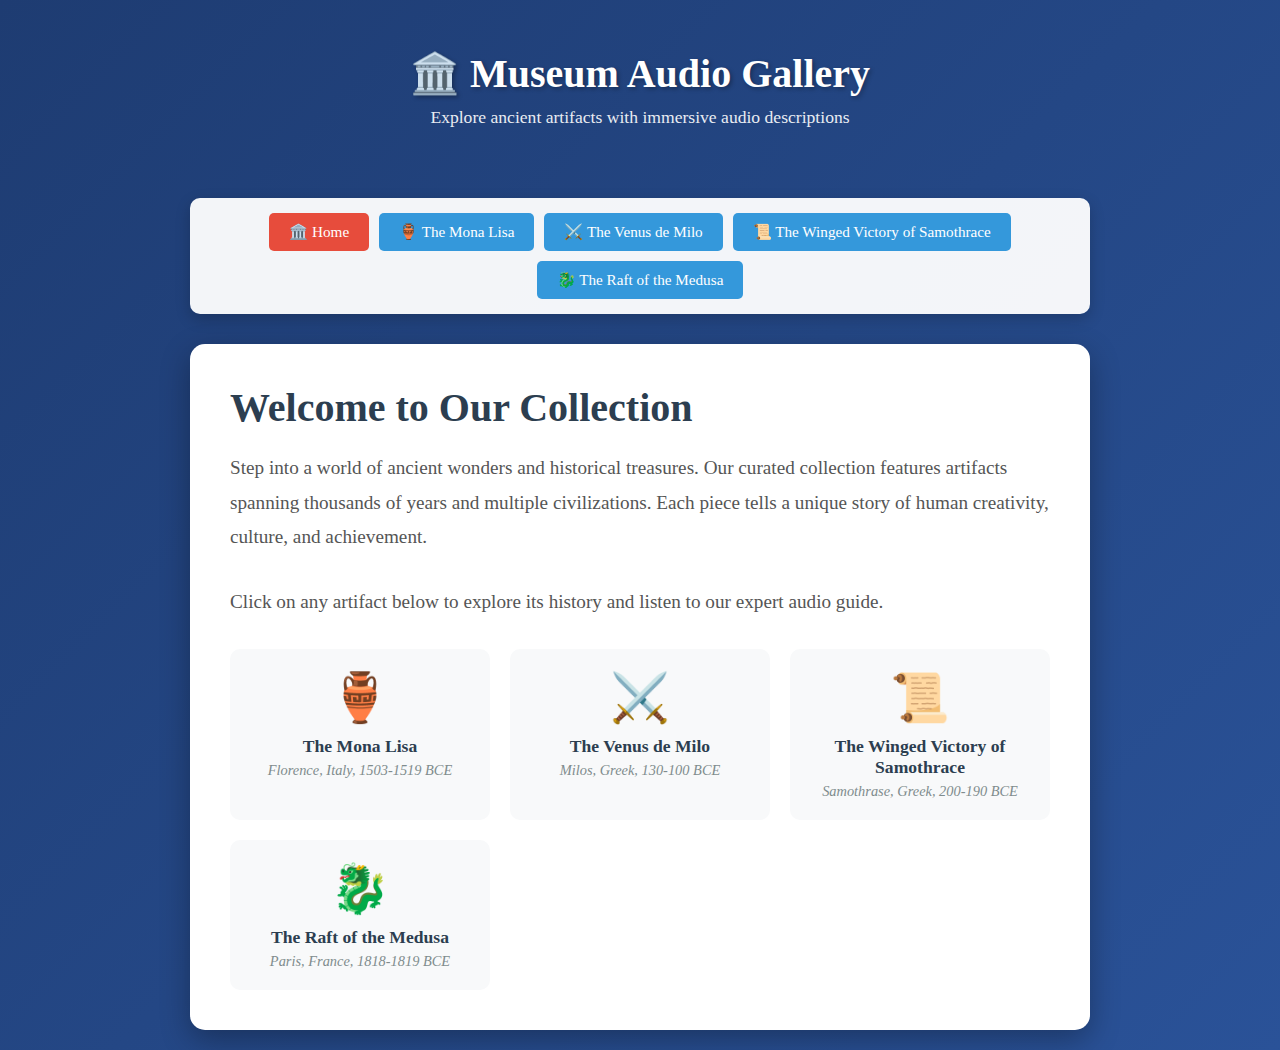
<file: index.html>
<!DOCTYPE html>
<html lang="en">
<head>
    <meta charset="UTF-8">
    <meta name="viewport" content="width=device-width, initial-scale=1.0">
    <title>Museum Audio Gallery - Home</title>
    <link rel="stylesheet" href="styles.css">
</head>
<body>
    <div class="container">
        <header>
            <h1>🏛️ Museum Audio Gallery</h1>
            <p>Explore ancient artifacts with immersive audio descriptions</p>
        </header>

        <nav class="nav-bar">
            <div class="nav-links">
                <a href="index.html" class="nav-btn active">🏛️ Home</a>
                <a href="artifact1.html" class="nav-btn">🏺 The Mona Lisa</a>
                <a href="artifact2.html" class="nav-btn">⚔️ The Venus de Milo</a>
                <a href="artifact3.html" class="nav-btn">📜 The Winged Victory of Samothrace</a>
                <a href="artifact4.html" class="nav-btn">🐉 The Raft of the Medusa</a>
            </div>
        </nav>

        <div class="home-content">
            <h2>Welcome to Our Collection</h2>
            <p>Step into a world of ancient wonders and historical treasures. Our curated collection features artifacts spanning thousands of years and multiple civilizations. Each piece tells a unique story of human creativity, culture, and achievement.</p>
            <p>Click on any artifact below to explore its history and listen to our expert audio guide.</p>
            
            <div class="artifacts-preview">
                <a href="artifact1.html" class="preview-card">
                    <div class="preview-icon">🏺</div>
                    <div class="preview-title">The Mona Lisa</div>
                    <div class="preview-period">Florence, Italy, 1503-1519 BCE</div>
                </a>

                <a href="artifact2.html" class="preview-card">
                    <div class="preview-icon">⚔️</div>
                    <div class="preview-title">The Venus de Milo</div>
                    <div class="preview-period">Milos, Greek, 130-100 BCE</div>
                </a>

                <a href="artifact3.html" class="preview-card">
                    <div class="preview-icon">📜</div>
                    <div class="preview-title">The Winged Victory of Samothrace</div>
                    <div class="preview-period">Samothrase, Greek, 200-190 BCE</div>
                </a>

                <a href="artifact4.html" class="preview-card">
                    <div class="preview-icon">🐉</div>
                    <div class="preview-title">The Raft of the Medusa</div>
                    <div class="preview-period">Paris, France, 1818-1819 BCE</div>
                </a>
            </div>
        </div>
    </div>
</body>
</html>
</file>
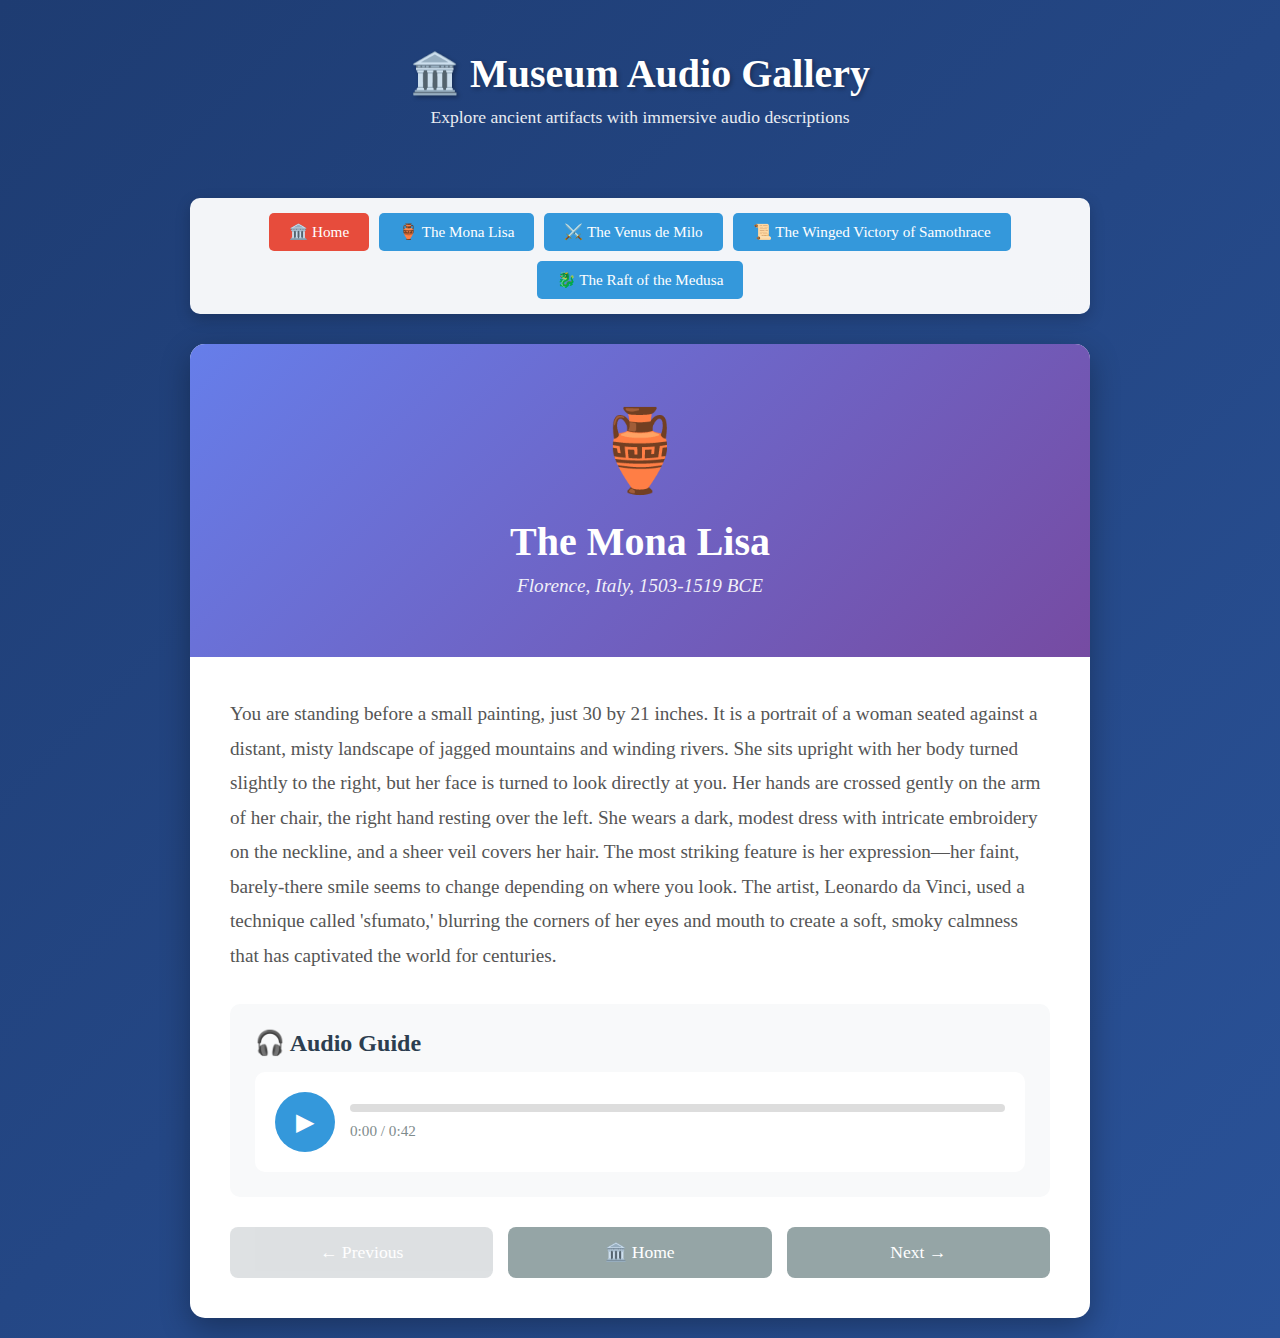
<file: artifact1.html>
<!DOCTYPE html>
<html lang="en">
<head>
    <meta charset="UTF-8">
    <meta name="viewport" content="width=device-width, initial-scale=1.0">
    <title>Ancient Egyptian Vase - Museum Audio Gallery</title>
    <link rel="stylesheet" href="styles.css">
</head>
<body>
    <div class="container">
        <header>
            <h1>🏛️ Museum Audio Gallery</h1>
            <p>Explore ancient artifacts with immersive audio descriptions</p>
        </header>

        <nav class="nav-bar">
            <div class="nav-links">
                <a href="index.html" class="nav-btn active">🏛️ Home</a>
                <a href="artifact1.html" class="nav-btn">🏺 The Mona Lisa</a>
                <a href="artifact2.html" class="nav-btn">⚔️ The Venus de Milo</a>
                <a href="artifact3.html" class="nav-btn">📜 The Winged Victory of Samothrace</a>
                <a href="artifact4.html" class="nav-btn">🐉 The Raft of the Medusa</a>
            </div>
        </nav>

        <div class="artifact-page">
            <div class="artifact-header">
                <div class="artifact-icon">🏺</div>
                <h2>The Mona Lisa</h2>
                <p class="artifact-period">Florence, Italy, 1503-1519 BCE</p>
            </div>
            <div class="artifact-body">
                <p class="artifact-description">
                    You are standing before a small painting, just 30 by 21 inches. It is a portrait of a woman seated against a distant, misty landscape of jagged mountains and winding rivers. She sits upright with her body turned slightly to the right, but her face is turned to look directly at you. Her hands are crossed gently on the arm of her chair, the right hand resting over the left. She wears a dark, modest dress with intricate embroidery on the neckline, and a sheer veil covers her hair. The most striking feature is her expression—her faint, barely-there smile seems to change depending on where you look. The artist, Leonardo da Vinci, used a technique called 'sfumato,' blurring the corners of her eyes and mouth to create a soft, smoky calmness that has captivated the world for centuries.
                </p>
                
                <div class="audio-section">
                    <h3>🎧 Audio Guide</h3>
                    <div class="audio-player">
                        <button class="play-btn" id="playBtn">▶</button>
                        <div class="audio-info">
                            <div class="progress-bar" id="progressBar">
                                <div class="progress-fill" id="progressFill"></div>
                            </div>
                            <div class="time-display">
                                <span id="currentTime">0:00</span> / <span id="duration">0:00</span>
                            </div>
                        </div>
                    </div>
                </div>

                <div class="navigation-buttons">
                    <a href="#" class="nav-page-btn disabled">← Previous</a>
                    <a href="index.html" class="nav-page-btn">🏛️ Home</a>
                    <a href="artifact2.html" class="nav-page-btn">Next →</a>
                </div>
            </div>
        </div>
    </div>

    <script src="audio-player.js"></script>
    <script>
        initAudioPlayer('aud1.mp3');
    </script>
</body>
</html>
</file>
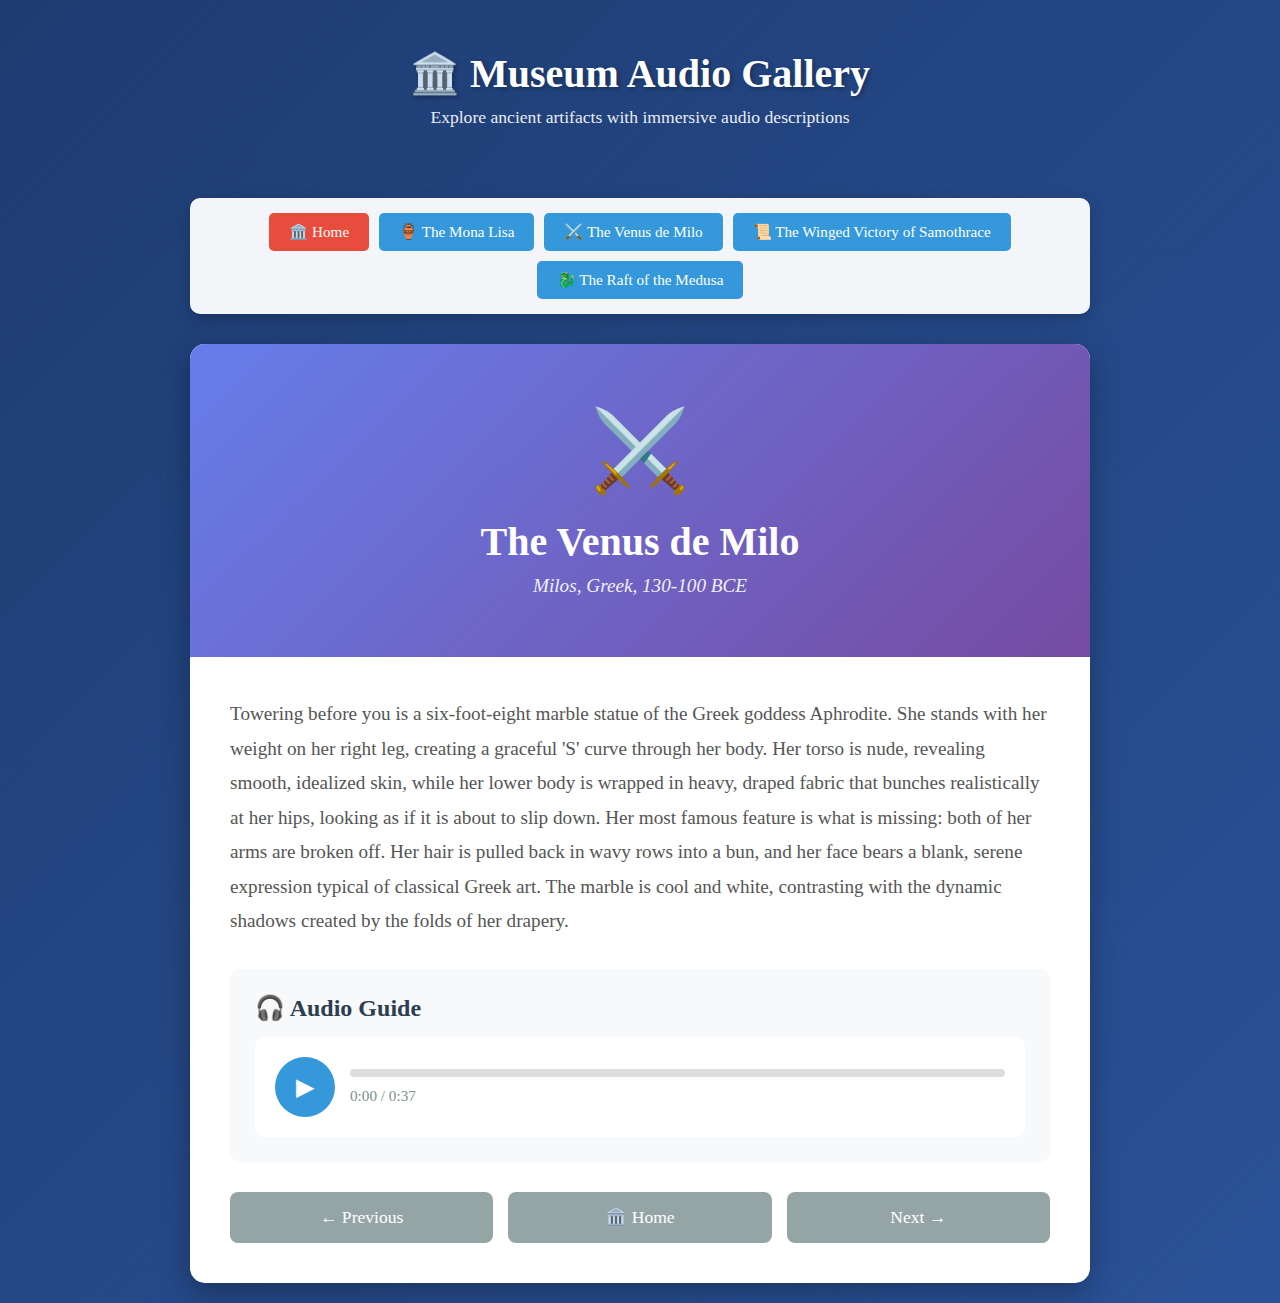
<file: artifact2.html>
<!DOCTYPE html>
<html lang="en">
<head>
    <meta charset="UTF-8">
    <meta name="viewport" content="width=device-width, initial-scale=1.0">
    <title>Roman Bronze Helmet - Museum Audio Gallery</title>
    <link rel="stylesheet" href="styles.css">
</head>
<body>
    <div class="container">
        <header>
            <h1>🏛️ Museum Audio Gallery</h1>
            <p>Explore ancient artifacts with immersive audio descriptions</p>
        </header>

        <nav class="nav-bar">
            <div class="nav-links">
                <a href="index.html" class="nav-btn active">🏛️ Home</a>
                <a href="artifact1.html" class="nav-btn">🏺 The Mona Lisa</a>
                <a href="artifact2.html" class="nav-btn">⚔️ The Venus de Milo</a>
                <a href="artifact3.html" class="nav-btn">📜 The Winged Victory of Samothrace</a>
                <a href="artifact4.html" class="nav-btn">🐉 The Raft of the Medusa</a>
            </div>
        </nav>

        <div class="artifact-page">
            <div class="artifact-header">
                <div class="artifact-icon">⚔️</div>
                <h2>The Venus de Milo</h2>
                <p class="artifact-period">Milos, Greek, 130-100 BCE</p>
            </div>
            <div class="artifact-body">
                <p class="artifact-description">
                    Towering before you is a six-foot-eight marble statue of the Greek goddess Aphrodite. She stands with her weight on her right leg, creating a graceful 'S' curve through her body. Her torso is nude, revealing smooth, idealized skin, while her lower body is wrapped in heavy, draped fabric that bunches realistically at her hips, looking as if it is about to slip down. Her most famous feature is what is missing: both of her arms are broken off. Her hair is pulled back in wavy rows into a bun, and her face bears a blank, serene expression typical of classical Greek art. The marble is cool and white, contrasting with the dynamic shadows created by the folds of her drapery.
                </p>
                
                <div class="audio-section">
                    <h3>🎧 Audio Guide</h3>
                    <div class="audio-player">
                        <button class="play-btn" id="playBtn">▶</button>
                        <div class="audio-info">
                            <div class="progress-bar" id="progressBar">
                                <div class="progress-fill" id="progressFill"></div>
                            </div>
                            <div class="time-display">
                                <span id="currentTime">0:00</span> / <span id="duration">0:00</span>
                            </div>
                        </div>
                    </div>
                </div>

                <div class="navigation-buttons">
                    <a href="artifact1.html" class="nav-page-btn">← Previous</a>
                    <a href="index.html" class="nav-page-btn">🏛️ Home</a>
                    <a href="artifact3.html" class="nav-page-btn">Next →</a>
                </div>
            </div>
        </div>
    </div>

    <script src="audio-player.js"></script>
    <script>
        initAudioPlayer('aud2.mp3');
    </script>
</body>
</html>
</file>
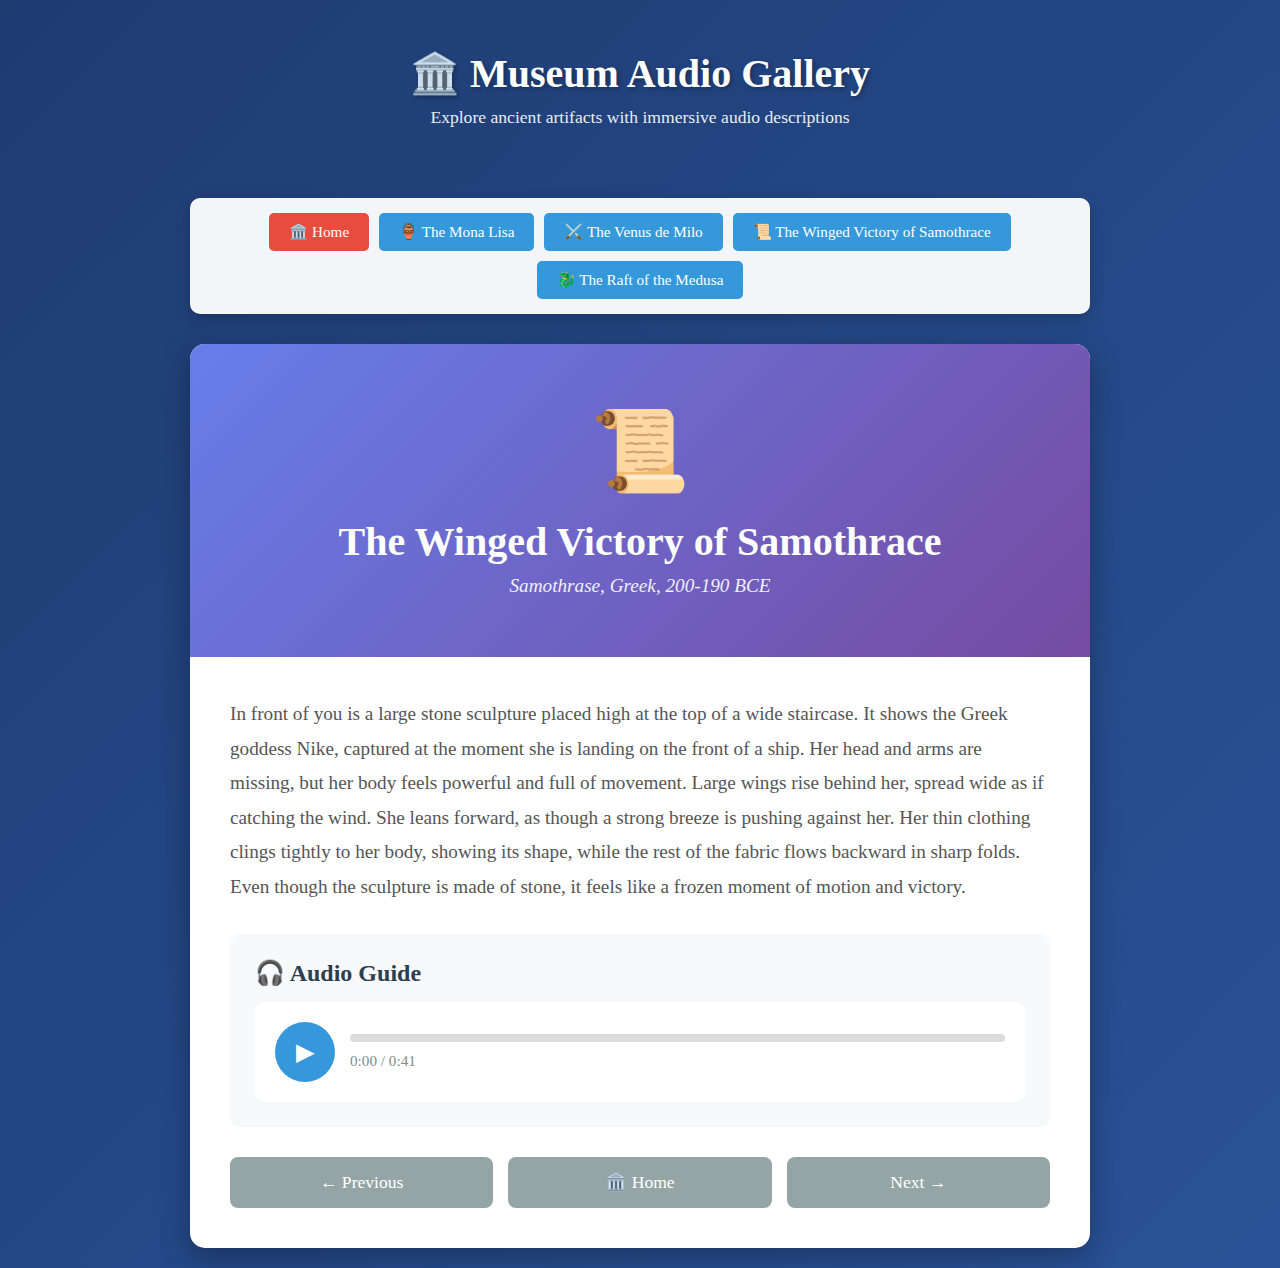
<file: artifact3.html>
<!DOCTYPE html>
<html lang="en">
<head>
    <meta charset="UTF-8">
    <meta name="viewport" content="width=device-width, initial-scale=1.0">
    <title>Medieval Manuscript - Museum Audio Gallery</title>
    <link rel="stylesheet" href="styles.css">
</head>
<body>
    <div class="container">
        <header>
            <h1>🏛️ Museum Audio Gallery</h1>
            <p>Explore ancient artifacts with immersive audio descriptions</p>
        </header>

        <nav class="nav-bar">
            <div class="nav-links">
                <a href="index.html" class="nav-btn active">🏛️ Home</a>
                <a href="artifact1.html" class="nav-btn">🏺 The Mona Lisa</a>
                <a href="artifact2.html" class="nav-btn">⚔️ The Venus de Milo</a>
                <a href="artifact3.html" class="nav-btn">📜 The Winged Victory of Samothrace</a>
                <a href="artifact4.html" class="nav-btn">🐉 The Raft of the Medusa</a>
            </div>
        </nav>

        <div class="artifact-page">
            <div class="artifact-header">
                <div class="artifact-icon">📜</div>
                <h2>The Winged Victory of Samothrace</h2>
                <p class="artifact-period">Samothrase, Greek, 200-190 BCE</p>
            </div>
            <div class="artifact-body">
                <p class="artifact-description">
                    In front of you is a large stone sculpture placed high at the top of a wide staircase. It shows the Greek goddess Nike, captured at the moment she is landing on the front of a ship. 
                    Her head and arms are missing, but her body feels powerful and full of movement. Large wings rise behind her, spread wide as if catching the wind. 
                    She leans forward, as though a strong breeze is pushing against her. Her thin clothing clings tightly to her body, showing its shape, 
                    while the rest of the fabric flows backward in sharp folds. Even though the sculpture is made of stone, it feels like a frozen moment of motion and victory.
                </p>
                
                <div class="audio-section">
                    <h3>🎧 Audio Guide</h3>
                    <div class="audio-player">
                        <button class="play-btn" id="playBtn">▶</button>
                        <div class="audio-info">
                            <div class="progress-bar" id="progressBar">
                                <div class="progress-fill" id="progressFill"></div>
                            </div>
                            <div class="time-display">
                                <span id="currentTime">0:00</span> / <span id="duration">0:00</span>
                            </div>
                        </div>
                    </div>
                </div>

                <div class="navigation-buttons">
                    <a href="artifact2.html" class="nav-page-btn">← Previous</a>
                    <a href="index.html" class="nav-page-btn">🏛️ Home</a>
                    <a href="artifact4.html" class="nav-page-btn">Next →</a>
                </div>
            </div>
        </div>
    </div>

    <script src="audio-player.js"></script>
    <script>
        initAudioPlayer('artifact3.mp3');
    </script>
</body>

</html>
</file>
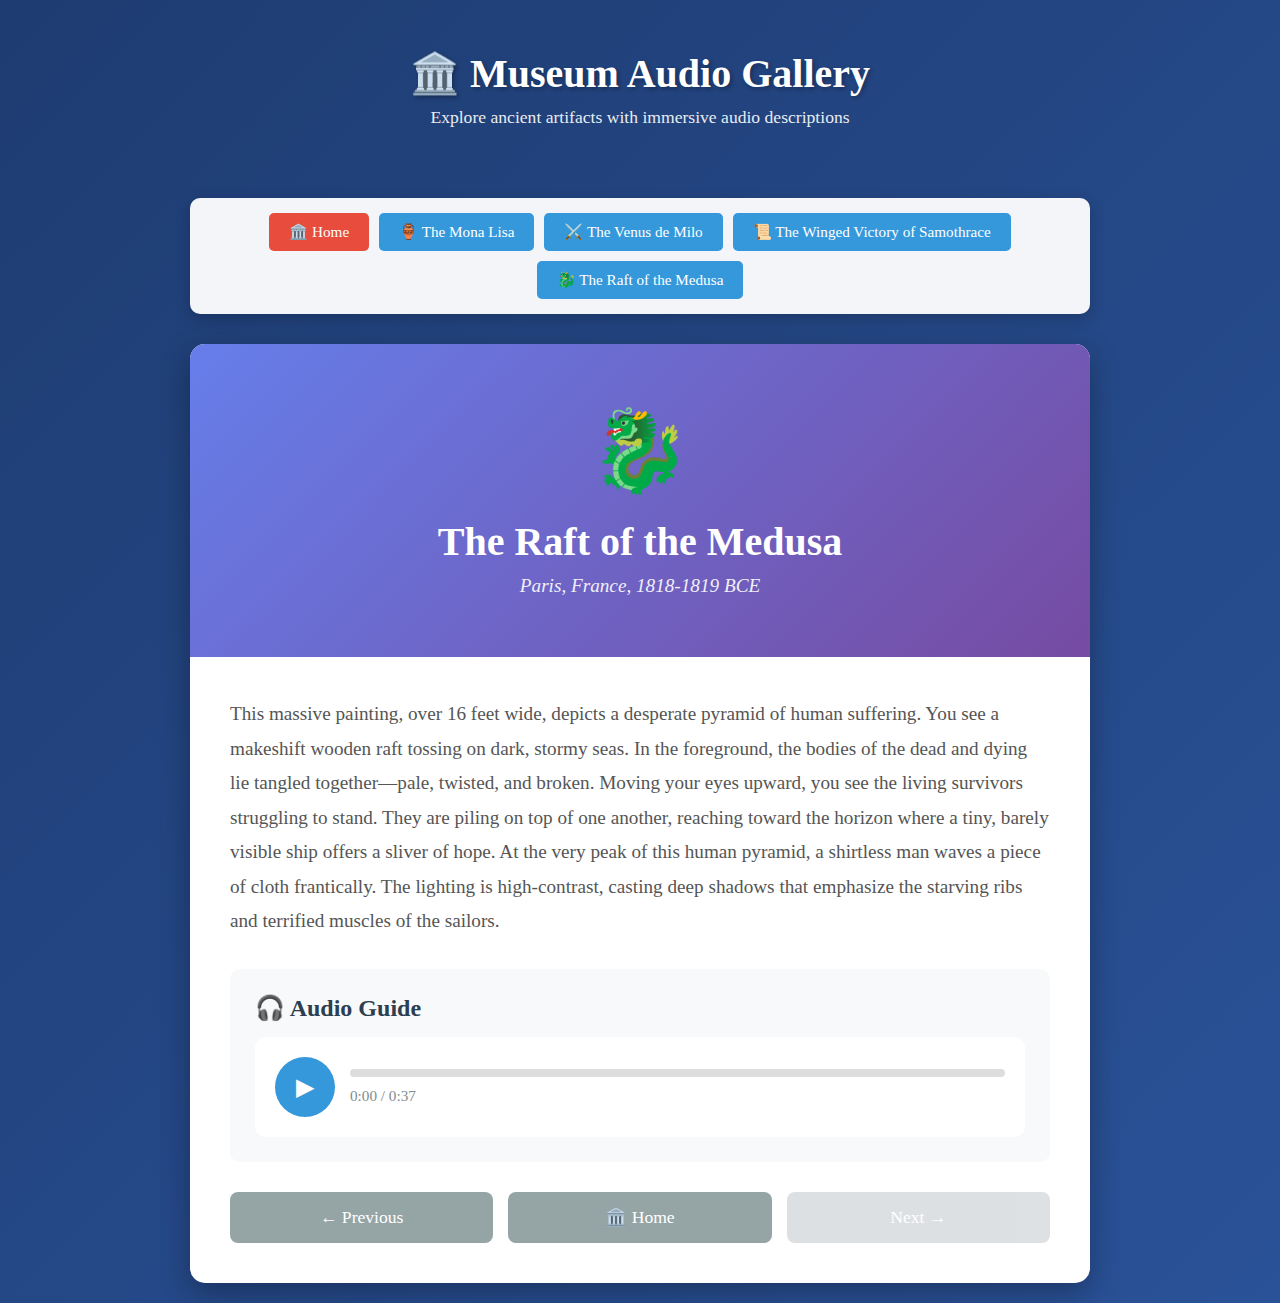
<file: artifact4.html>
<!DOCTYPE html>
<html lang="en">
<head>
    <meta charset="UTF-8">
    <meta name="viewport" content="width=device-width, initial-scale=1.0">
    <title>Chinese Jade Dragon - Museum Audio Gallery</title>
    <link rel="stylesheet" href="styles.css">
</head>
<body>
    <div class="container">
        <header>
            <h1>🏛️ Museum Audio Gallery</h1>
            <p>Explore ancient artifacts with immersive audio descriptions</p>
        </header>

        <nav class="nav-bar">
            <div class="nav-links">
                <a href="index.html" class="nav-btn active">🏛️ Home</a>
                <a href="artifact1.html" class="nav-btn">🏺 The Mona Lisa</a>
                <a href="artifact2.html" class="nav-btn">⚔️ The Venus de Milo</a>
                <a href="artifact3.html" class="nav-btn">📜 The Winged Victory of Samothrace</a>
                <a href="artifact4.html" class="nav-btn">🐉 The Raft of the Medusa</a>
            </div>
        </nav>

        <div class="artifact-page">
            <div class="artifact-header">
                <div class="artifact-icon">🐉</div>
                <h2>The Raft of the Medusa</h2>
                <p class="artifact-period">Paris, France, 1818-1819 BCE</p>
            </div>
            <div class="artifact-body">
                <p class="artifact-description">
                    This massive painting, over 16 feet wide, depicts a desperate pyramid of human suffering. You see a makeshift wooden raft tossing on dark, stormy seas. In the foreground, the bodies of the dead and dying lie tangled together—pale, twisted, and broken. Moving your eyes upward, you see the living survivors struggling to stand. They are piling on top of one another, reaching toward the horizon where a tiny, barely visible ship offers a sliver of hope. At the very peak of this human pyramid, a shirtless man waves a piece of cloth frantically. The lighting is high-contrast, casting deep shadows that emphasize the starving ribs and terrified muscles of the sailors.
                </p>
                
                <div class="audio-section">
                    <h3>🎧 Audio Guide</h3>
                    <div class="audio-player">
                        <button class="play-btn" id="playBtn">▶</button>
                        <div class="audio-info">
                            <div class="progress-bar" id="progressBar">
                                <div class="progress-fill" id="progressFill"></div>
                            </div>
                            <div class="time-display">
                                <span id="currentTime">0:00</span> / <span id="duration">0:00</span>
                            </div>
                        </div>
                    </div>
                </div>

                <div class="navigation-buttons">
                    <a href="artifact3.html" class="nav-page-btn">← Previous</a>
                    <a href="index.html" class="nav-page-btn">🏛️ Home</a>
                    <a href="#" class="nav-page-btn disabled">Next →</a>
                </div>
            </div>
        </div>
    </div>

    <script src="audio-player.js"></script>
    <script>
        initAudioPlayer('aud5.mp3');
    </script>
</body>
</html>
</file>
<file: styles.css>
* {
    margin: 0;
    padding: 0;
    box-sizing: border-box;
}

body {
    font-family: 'Georgia', serif;
    background: linear-gradient(135deg, #1e3c72 0%, #2a5298 100%);
    color: #333;
    min-height: 100vh;
    padding: 20px;
}

.container {
    max-width: 900px;
    margin: 0 auto;
}

header {
    text-align: center;
    color: white;
    margin-bottom: 40px;
    padding: 30px 0;
}

header h1 {
    font-size: 2.5em;
    margin-bottom: 10px;
    text-shadow: 2px 2px 4px rgba(0,0,0,0.3);
}

header p {
    font-size: 1.1em;
    opacity: 0.9;
}

.nav-bar {
    background: rgba(255,255,255,0.95);
    border-radius: 10px;
    padding: 15px;
    margin-bottom: 30px;
    box-shadow: 0 5px 15px rgba(0,0,0,0.2);
}

.nav-links {
    display: flex;
    justify-content: center;
    flex-wrap: wrap;
    gap: 10px;
}

.nav-btn {
    background: #3498db;
    color: white;
    border: none;
    padding: 10px 20px;
    border-radius: 5px;
    cursor: pointer;
    font-size: 0.95em;
    transition: background 0.3s ease;
    text-decoration: none;
    display: inline-block;
}

.nav-btn:hover {
    background: #2980b9;
}

.nav-btn.active {
    background: #e74c3c;
}

/* Home Page Styles */
.home-content {
    background: white;
    border-radius: 15px;
    padding: 40px;
    box-shadow: 0 10px 30px rgba(0,0,0,0.3);
}

.home-content h2 {
    font-size: 2.5em;
    margin-bottom: 20px;
    color: #2c3e50;
}

.home-content p {
    font-size: 1.2em;
    line-height: 1.8;
    color: #555;
    margin-bottom: 30px;
}

.artifacts-preview {
    display: grid;
    grid-template-columns: repeat(auto-fit, minmax(200px, 1fr));
    gap: 20px;
    margin-top: 30px;
}

.preview-card {
    background: #f8f9fa;
    padding: 20px;
    border-radius: 10px;
    text-align: center;
    cursor: pointer;
    transition: transform 0.3s ease, box-shadow 0.3s ease;
    text-decoration: none;
    color: inherit;
}

.preview-card:hover {
    transform: translateY(-5px);
    box-shadow: 0 5px 15px rgba(0,0,0,0.2);
}

.preview-icon {
    font-size: 3em;
    margin-bottom: 10px;
}

.preview-title {
    font-size: 1.1em;
    color: #2c3e50;
    font-weight: bold;
    margin-bottom: 5px;
}

.preview-period {
    font-size: 0.9em;
    color: #7f8c8d;
    font-style: italic;
}

/* Artifact Page Styles */
.artifact-page {
    background: white;
    border-radius: 15px;
    overflow: hidden;
    box-shadow: 0 10px 30px rgba(0,0,0,0.3);
}

.artifact-header {
    background: linear-gradient(135deg, #667eea 0%, #764ba2 100%);
    padding: 60px 40px;
    text-align: center;
    color: white;
}

.artifact-icon {
    font-size: 5em;
    margin-bottom: 20px;
}

.artifact-header h2 {
    font-size: 2.5em;
    margin-bottom: 10px;
}

.artifact-period {
    font-size: 1.2em;
    opacity: 0.9;
    font-style: italic;
}

.artifact-body {
    padding: 40px;
}

.artifact-description {
    font-size: 1.2em;
    line-height: 1.8;
    color: #555;
    margin-bottom: 30px;
}

.audio-section {
    background: #f8f9fa;
    padding: 25px;
    border-radius: 10px;
    margin-bottom: 30px;
}

.audio-section h3 {
    color: #2c3e50;
    margin-bottom: 15px;
    font-size: 1.5em;
}

.audio-player {
    background: white;
    padding: 20px;
    border-radius: 10px;
    display: flex;
    align-items: center;
    gap: 15px;
}

.play-btn {
    background: #3498db;
    color: white;
    border: none;
    width: 60px;
    height: 60px;
    border-radius: 50%;
    cursor: pointer;
    display: flex;
    align-items: center;
    justify-content: center;
    font-size: 1.5em;
    transition: background 0.3s ease;
    flex-shrink: 0;
}

.play-btn:hover {
    background: #2980b9;
}

.play-btn.playing {
    background: #e74c3c;
}

.audio-info {
    flex-grow: 1;
}

.progress-bar {
    width: 100%;
    height: 8px;
    background: #ddd;
    border-radius: 4px;
    overflow: hidden;
    cursor: pointer;
    margin-bottom: 10px;
}

.progress-fill {
    height: 100%;
    background: #3498db;
    width: 0%;
    transition: width 0.1s ease;
}

.time-display {
    font-size: 0.95em;
    color: #7f8c8d;
}

.navigation-buttons {
    display: flex;
    justify-content: space-between;
    gap: 15px;
}

.nav-page-btn {
    flex: 1;
    background: #95a5a6;
    color: white;
    border: none;
    padding: 15px 25px;
    border-radius: 8px;
    cursor: pointer;
    font-size: 1.1em;
    transition: background 0.3s ease;
    text-decoration: none;
    display: block;
    text-align: center;
}

.nav-page-btn:hover {
    background: #7f8c8d;
}

.nav-page-btn.disabled {
    background: #bdc3c7;
    cursor: not-allowed;
    opacity: 0.5;
    pointer-events: none;
}

@media (max-width: 768px) {
    header h1 {
        font-size: 2em;
    }

    .artifact-header {
        padding: 40px 20px;
    }

    .artifact-header h2 {
        font-size: 1.8em;
    }

    .artifact-body {
        padding: 25px;
    }

    .nav-links {
        flex-direction: column;
    }

    .nav-btn {
        width: 100%;
    }
}
</file>
